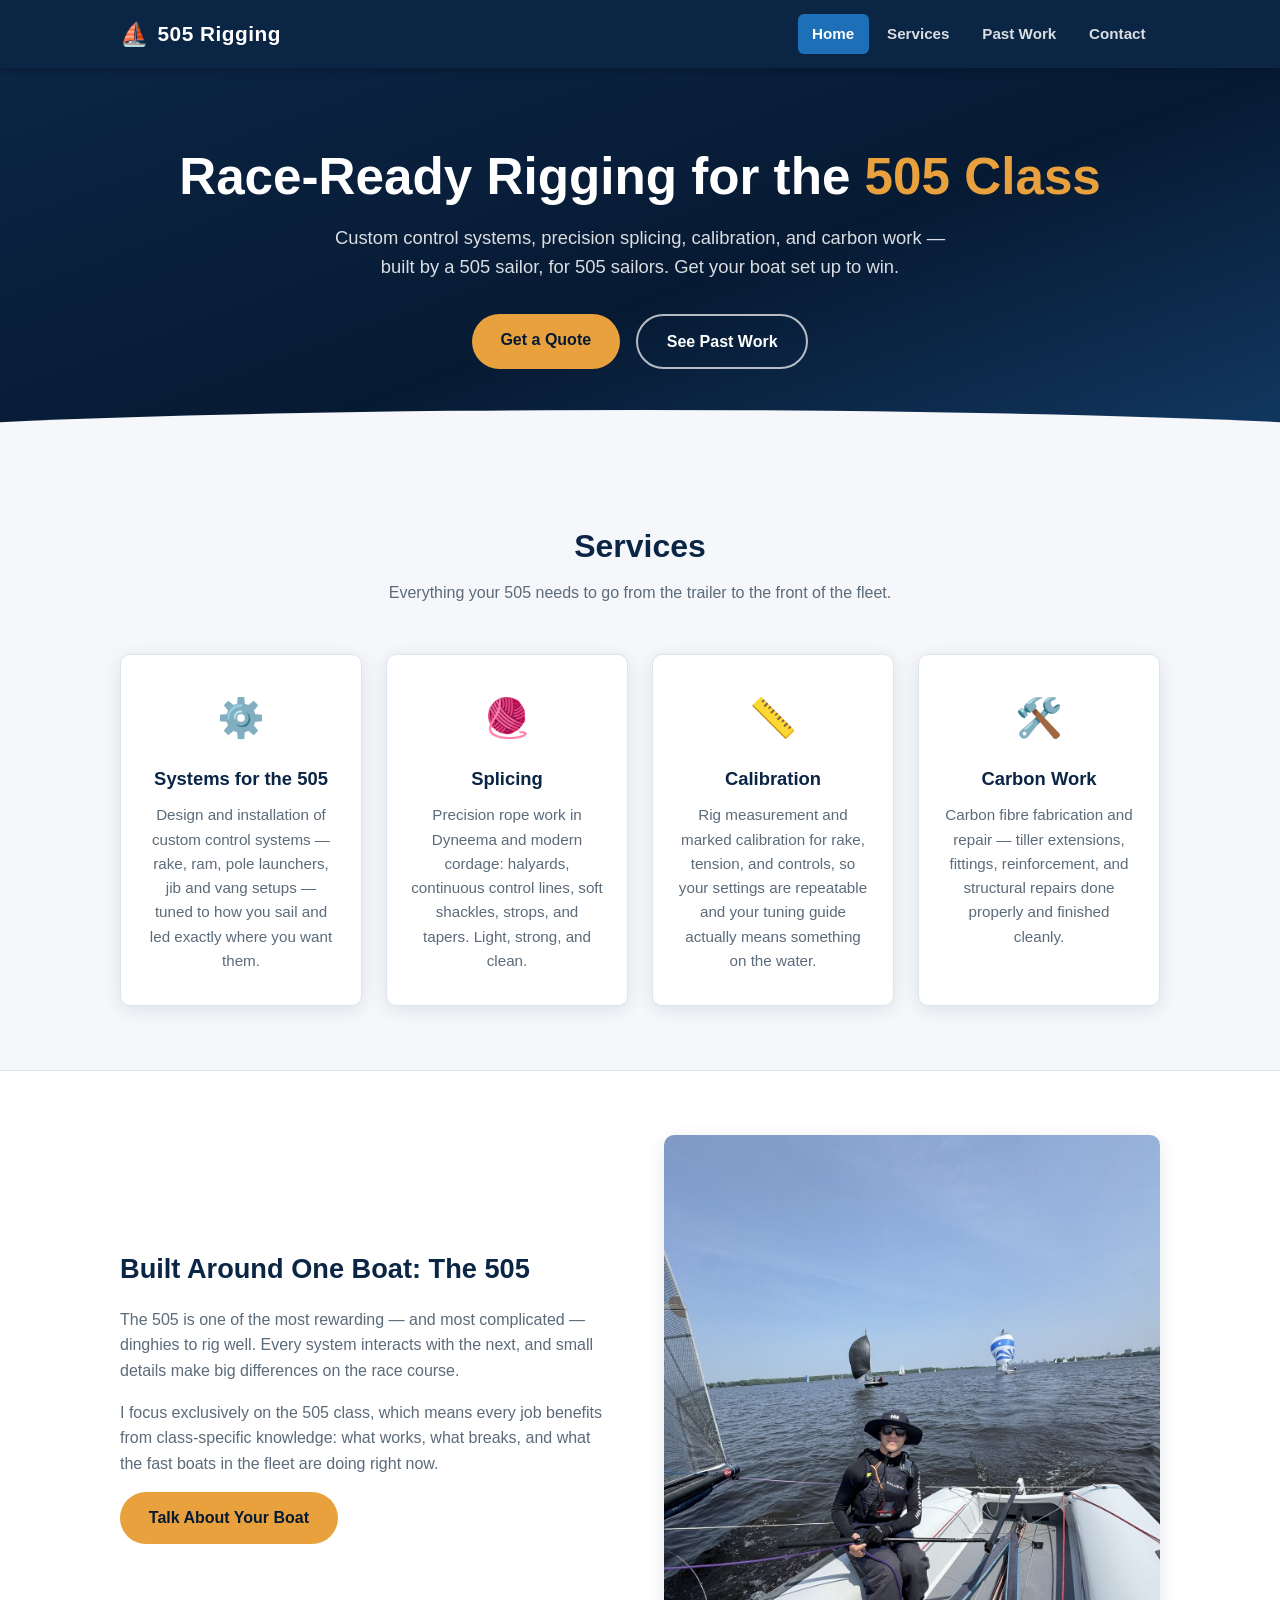
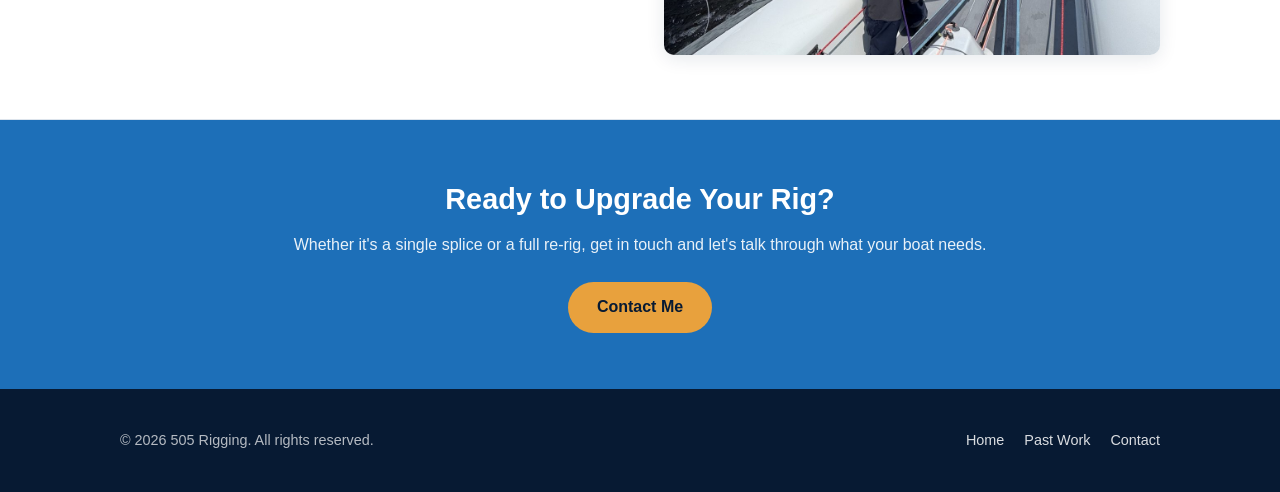
<file: index.html>
<!DOCTYPE html>
<html lang="en">
<head>
  <meta charset="UTF-8">
  <meta name="viewport" content="width=device-width, initial-scale=1.0">
  <title>505 Rigging — Specialist Rigging for the 505 Class</title>
  <meta name="description" content="Specialist 505 dinghy rigging services: custom systems, splicing, calibration, and carbon work.">
  <link rel="stylesheet" href="css/style.css">
</head>
<body>

  <header class="site-header">
    <div class="container">
      <a class="brand" href="./"><span class="brand-mark">&#9973;</span> 505 Rigging</a>
      <nav class="site-nav">
        <a href="./" class="active">Home</a>
        <a href="./#services">Services</a>
        <a href="past-work.html">Past Work</a>
        <a href="contact.html">Contact</a>
      </nav>
    </div>
  </header>

  <!-- Hero -->
  <section class="hero">
    <div class="container">
      <h1>Race-Ready Rigging for the <span class="accent">505 Class</span></h1>
      <p>Custom control systems, precision splicing, calibration, and carbon work — built by a 505 sailor, for 505 sailors. Get your boat set up to win.</p>
      <div class="btn-row">
        <a href="contact.html" class="btn btn-primary">Get a Quote</a>
        <a href="past-work.html" class="btn btn-outline">See Past Work</a>
      </div>
    </div>
  </section>

  <!-- Services -->
  <section class="section" id="services">
    <div class="container">
      <h2 class="section-title">Services</h2>
      <p class="section-subtitle">Everything your 505 needs to go from the trailer to the front of the fleet.</p>
      <div class="services-grid">

        <div class="service-card">
          <div class="icon">&#9881;&#65039;</div>
          <h3>Systems for the 505</h3>
          <p>Design and installation of custom control systems — rake, ram, pole launchers, jib and vang setups — tuned to how you sail and led exactly where you want them.</p>
        </div>

        <div class="service-card">
          <div class="icon">&#129526;</div>
          <h3>Splicing</h3>
          <p>Precision rope work in Dyneema and modern cordage: halyards, continuous control lines, soft shackles, strops, and tapers. Light, strong, and clean.</p>
        </div>

        <div class="service-card">
          <div class="icon">&#128207;</div>
          <h3>Calibration</h3>
          <p>Rig measurement and marked calibration for rake, tension, and controls, so your settings are repeatable and your tuning guide actually means something on the water.</p>
        </div>

        <div class="service-card">
          <div class="icon">&#128736;&#65039;</div>
          <h3>Carbon Work</h3>
          <p>Carbon fibre fabrication and repair — tiller extensions, fittings, reinforcement, and structural repairs done properly and finished cleanly.</p>
        </div>

      </div>
    </div>
  </section>

  <!-- About strip -->
  <section class="section about-strip">
    <div class="container">
      <div>
        <h2>Built Around One Boat: The 505</h2>
        <p>The 505 is one of the most rewarding — and most complicated — dinghies to rig well. Every system interacts with the next, and small details make big differences on the race course.</p>
        <p>I focus exclusively on the 505 class, which means every job benefits from class-specific knowledge: what works, what breaks, and what the fast boats in the fleet are doing right now.</p>
        <a href="contact.html" class="btn btn-primary">Talk About Your Boat</a>
      </div>
      <img class="about-photo" src="images/sailing-505.jpg" alt="Sailing a fully rigged 505 dinghy on the water">
    </div>
  </section>

  <!-- CTA -->
  <section class="cta-band">
    <div class="container">
      <h2>Ready to Upgrade Your Rig?</h2>
      <p>Whether it's a single splice or a full re-rig, get in touch and let's talk through what your boat needs.</p>
      <a href="contact.html" class="btn btn-primary">Contact Me</a>
    </div>
  </section>

  <footer class="site-footer">
    <div class="container">
      <span>&copy; 2026 505 Rigging. All rights reserved.</span>
      <nav class="footer-nav">
        <a href="./">Home</a>
        <a href="past-work.html">Past Work</a>
        <a href="contact.html">Contact</a>
      </nav>
    </div>
  </footer>

</body>
</html>
</file>
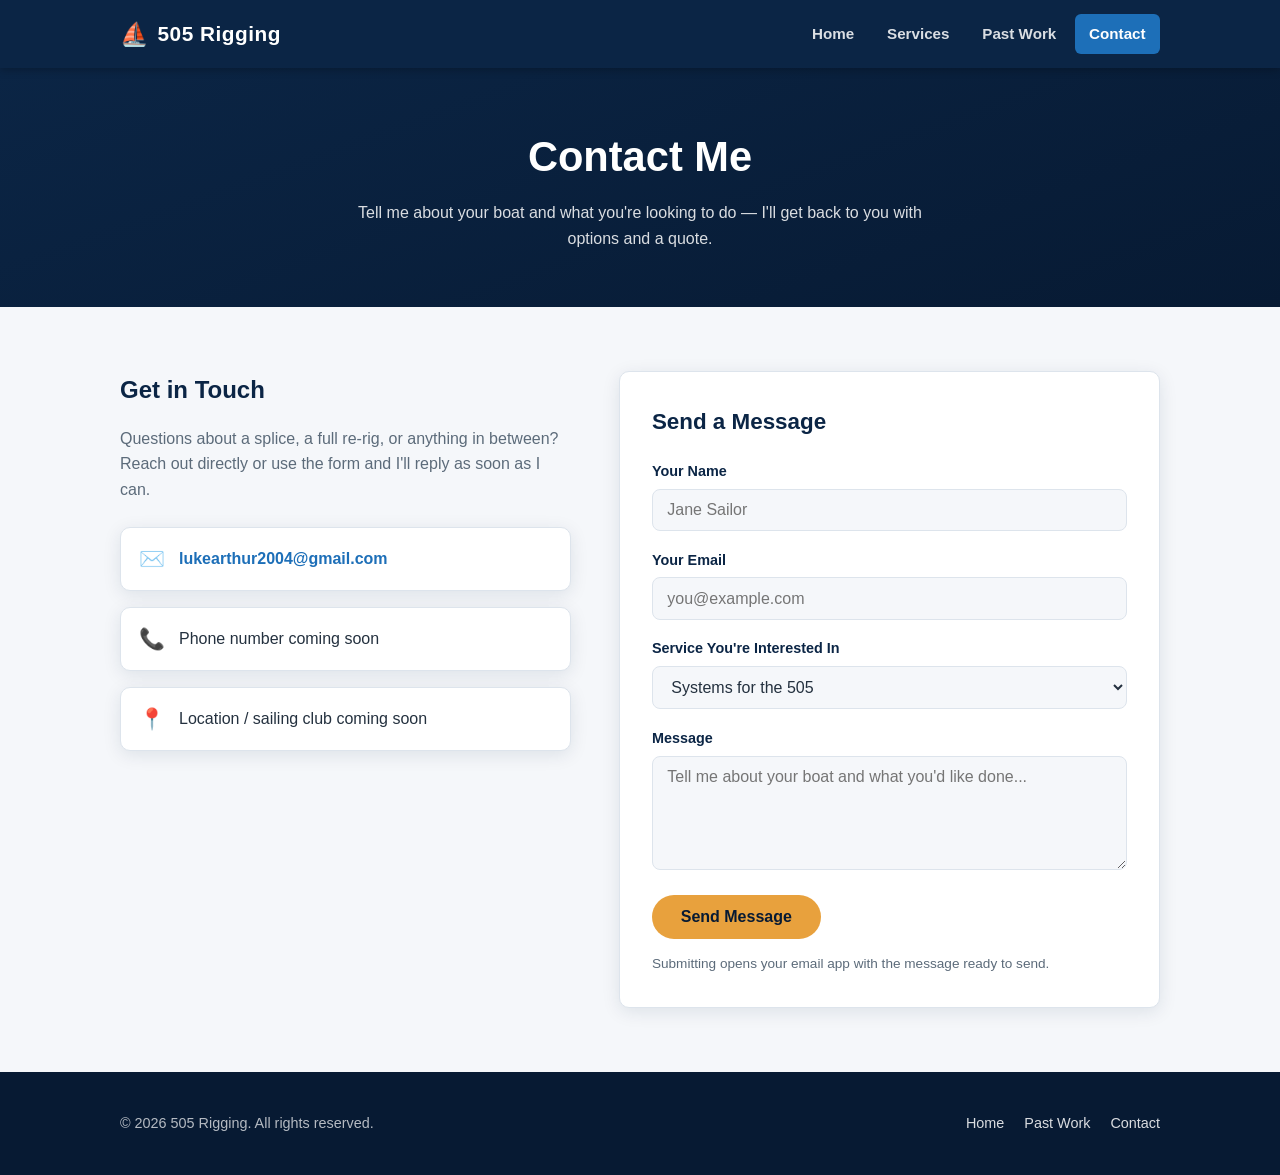
<file: contact.html>
<!DOCTYPE html>
<html lang="en">
<head>
  <meta charset="UTF-8">
  <meta name="viewport" content="width=device-width, initial-scale=1.0">
  <title>Contact — 505 Rigging</title>
  <meta name="description" content="Get in touch about 505 rigging: custom systems, splicing, calibration, and carbon work.">
  <link rel="stylesheet" href="css/style.css">
</head>
<body>

  <header class="site-header">
    <div class="container">
      <a class="brand" href="./"><span class="brand-mark">&#9973;</span> 505 Rigging</a>
      <nav class="site-nav">
        <a href="./">Home</a>
        <a href="./#services">Services</a>
        <a href="past-work.html">Past Work</a>
        <a href="contact.html" class="active">Contact</a>
      </nav>
    </div>
  </header>

  <section class="page-hero">
    <div class="container">
      <h1>Contact Me</h1>
      <p>Tell me about your boat and what you're looking to do — I'll get back to you with options and a quote.</p>
    </div>
  </section>

  <section class="section">
    <div class="container contact-layout">

      <div class="contact-info">
        <h2>Get in Touch</h2>
        <p>Questions about a splice, a full re-rig, or anything in between? Reach out directly or use the form and I'll reply as soon as I can.</p>
        <ul class="contact-list">
          <li>
            <span class="icon">&#9993;&#65039;</span>
            <a href="mailto:lukearthur2004@gmail.com">lukearthur2004@gmail.com</a>
          </li>
          <li>
            <span class="icon">&#128222;</span>
            <span>Phone number coming soon</span>
          </li>
          <li>
            <span class="icon">&#128205;</span>
            <span>Location / sailing club coming soon</span>
          </li>
        </ul>
      </div>

      <!--
        This form opens the visitor's email app with their message pre-filled
        (no server needed). For a hosted form that emails you directly, a free
        service like Formspree can be swapped in by changing the action URL.
      -->
      <form class="contact-form" action="mailto:lukearthur2004@gmail.com" method="get" enctype="text/plain">
        <h2>Send a Message</h2>

        <div class="form-group">
          <label for="name">Your Name</label>
          <input type="text" id="name" name="name" placeholder="Jane Sailor" required>
        </div>

        <div class="form-group">
          <label for="email">Your Email</label>
          <input type="email" id="email" name="email" placeholder="you@example.com" required>
        </div>

        <div class="form-group">
          <label for="service">Service You're Interested In</label>
          <select id="service" name="service">
            <option value="Systems for the 505">Systems for the 505</option>
            <option value="Splicing">Splicing</option>
            <option value="Calibration">Calibration</option>
            <option value="Carbon work">Carbon work</option>
            <option value="Something else">Something else</option>
          </select>
        </div>

        <div class="form-group">
          <label for="body">Message</label>
          <textarea id="body" name="body" rows="5" placeholder="Tell me about your boat and what you'd like done..." required></textarea>
        </div>

        <button type="submit" class="btn btn-primary">Send Message</button>
        <p class="form-note">Submitting opens your email app with the message ready to send.</p>
      </form>

    </div>
  </section>

  <footer class="site-footer">
    <div class="container">
      <span>&copy; 2026 505 Rigging. All rights reserved.</span>
      <nav class="footer-nav">
        <a href="./">Home</a>
        <a href="past-work.html">Past Work</a>
        <a href="contact.html">Contact</a>
      </nav>
    </div>
  </footer>

</body>
</html>
</file>
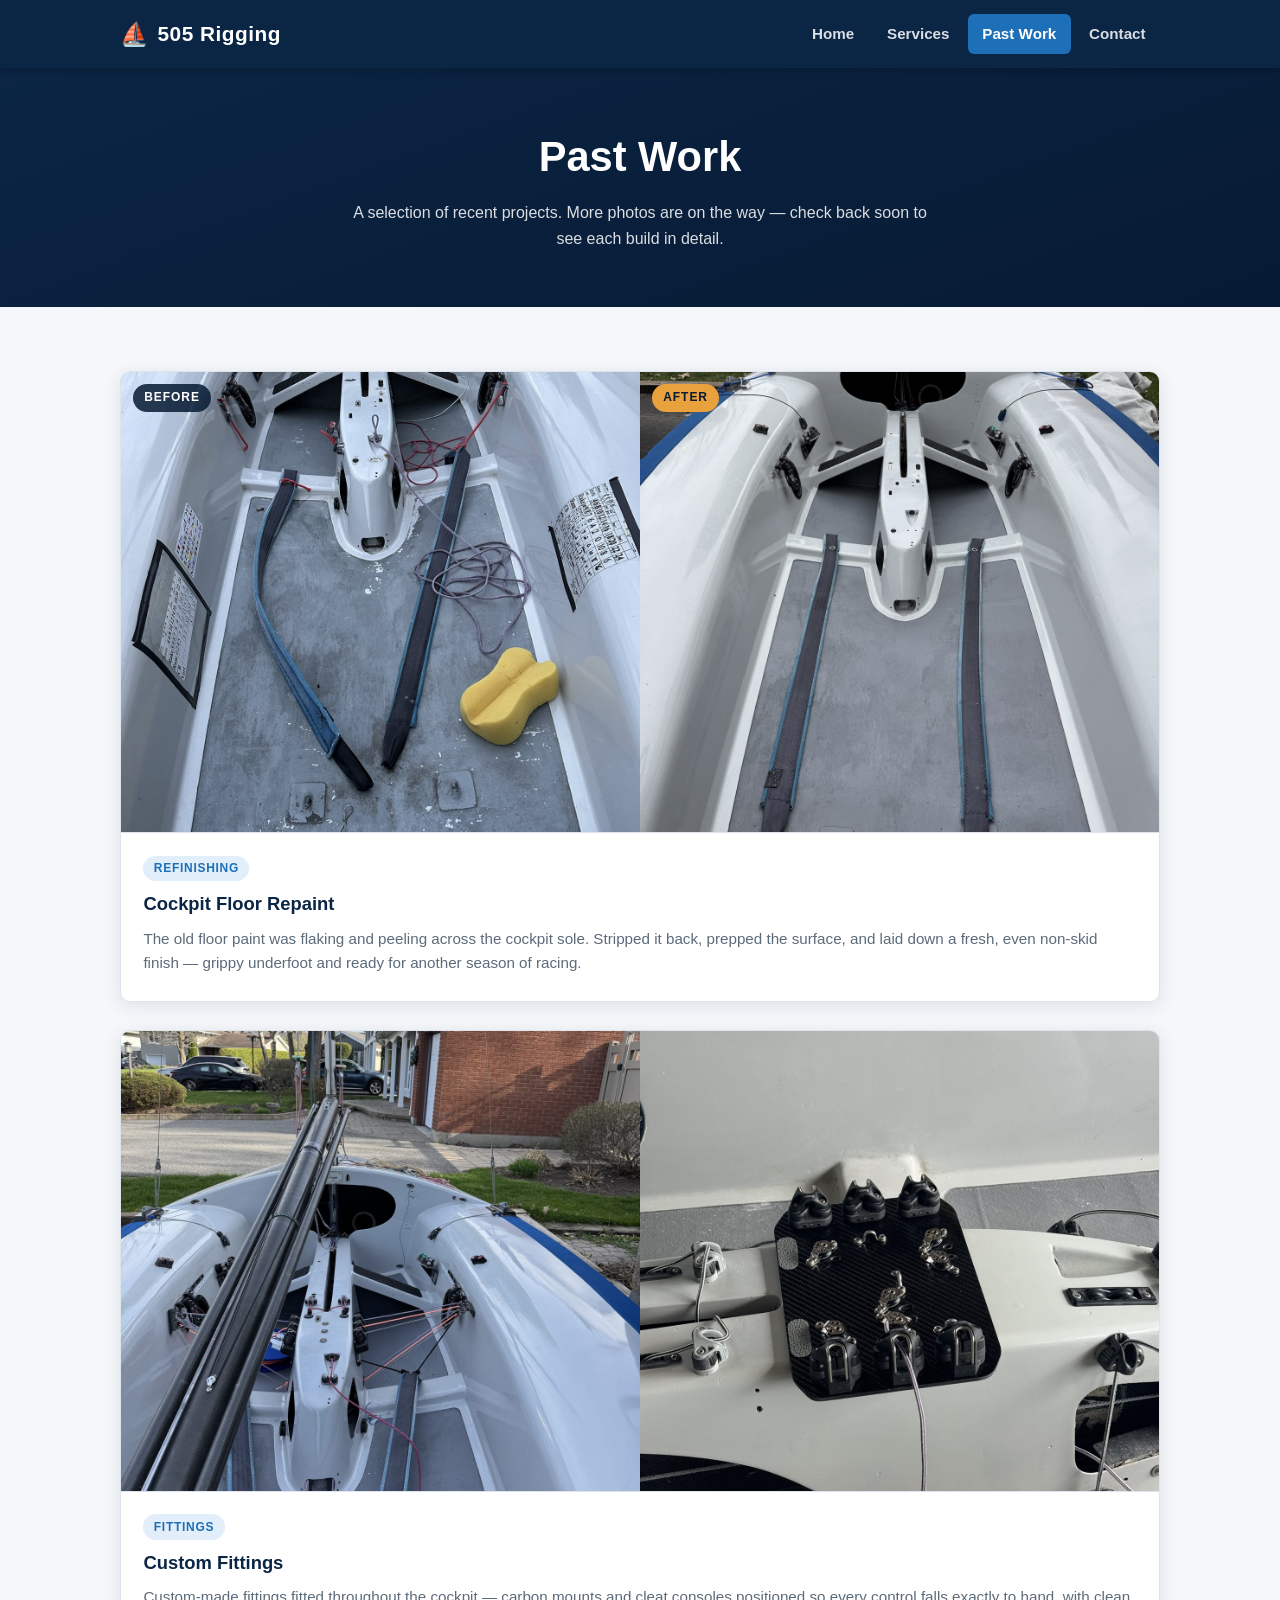
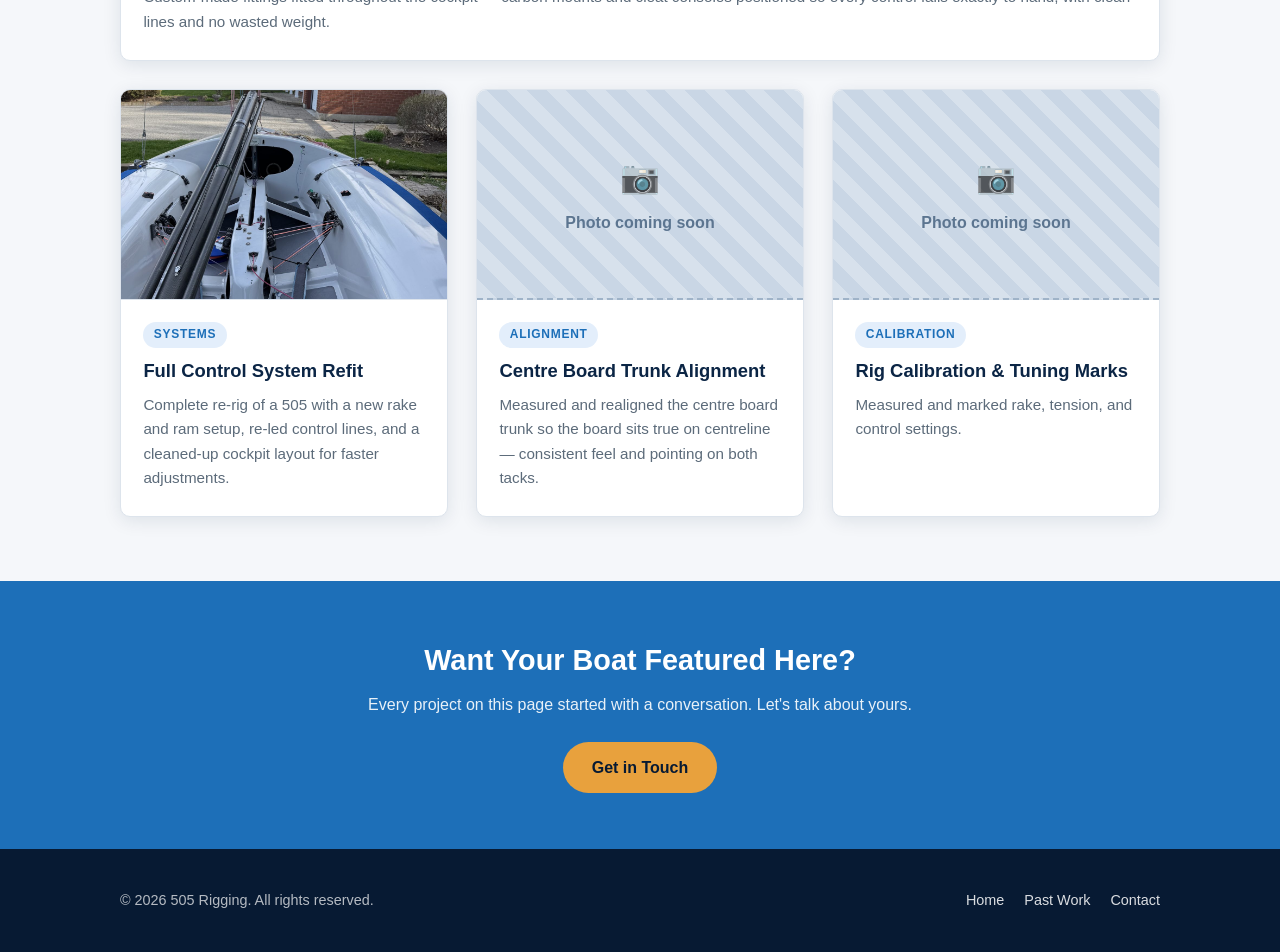
<file: past-work.html>
<!DOCTYPE html>
<html lang="en">
<head>
  <meta charset="UTF-8">
  <meta name="viewport" content="width=device-width, initial-scale=1.0">
  <title>Past Work — 505 Rigging</title>
  <meta name="description" content="A showcase of past 505 rigging projects: custom systems, splicing, calibration, and carbon work.">
  <link rel="stylesheet" href="css/style.css">
</head>
<body>

  <header class="site-header">
    <div class="container">
      <a class="brand" href="./"><span class="brand-mark">&#9973;</span> 505 Rigging</a>
      <nav class="site-nav">
        <a href="./">Home</a>
        <a href="./#services">Services</a>
        <a href="past-work.html" class="active">Past Work</a>
        <a href="contact.html">Contact</a>
      </nav>
    </div>
  </header>

  <section class="page-hero">
    <div class="container">
      <h1>Past Work</h1>
      <p>A selection of recent projects. More photos are on the way — check back soon to see each build in detail.</p>
    </div>
  </section>

  <section class="section">
    <div class="container">
      <div class="projects-grid">

        <!--
          To add a new project, copy one of the <article> blocks below.
          When you have photos, replace the <div class="placeholder">...</div>
          with: <img src="images/your-photo.jpg" alt="Describe the photo">
        -->

        <article class="project-card project-card--featured">
          <div class="ba-pair">
            <div class="ba-item ba-item--before">
              <span class="ba-label">Before</span>
              <img src="images/floor-repaint-before.jpg" alt="505 cockpit floor with old paint flaking and peeling before repainting">
            </div>
            <div class="ba-item ba-item--after">
              <span class="ba-label">After</span>
              <img src="images/floor-repaint-after.jpg" alt="505 cockpit floor with a fresh, even non-skid finish after repainting">
            </div>
          </div>
          <div class="project-body">
            <span class="tag">Refinishing</span>
            <h3>Cockpit Floor Repaint</h3>
            <p>The old floor paint was flaking and peeling across the cockpit sole. Stripped it back, prepped the surface, and laid down a fresh, even non-skid finish — grippy underfoot and ready for another season of racing.</p>
          </div>
        </article>

        <article class="project-card project-card--featured">
          <div class="ba-pair">
            <div class="ba-item">
              <img src="images/custom-fittings-1.jpg" alt="505 cockpit with custom fittings and control lines led across the boat">
            </div>
            <div class="ba-item">
              <img src="images/custom-fittings-2.jpg" alt="Close-up of custom carbon fittings and cleat console in a 505 cockpit">
            </div>
          </div>
          <div class="project-body">
            <span class="tag">Fittings</span>
            <h3>Custom Fittings</h3>
            <p>Custom-made fittings fitted throughout the cockpit — carbon mounts and cleat consoles positioned so every control falls exactly to hand, with clean lines and no wasted weight.</p>
          </div>
        </article>

        <article class="project-card">
          <img src="images/custom-fittings-1.jpg" alt="Re-rigged 505 cockpit with new control lines led across the boat">
          <div class="project-body">
            <span class="tag">Systems</span>
            <h3>Full Control System Refit</h3>
            <p>Complete re-rig of a 505 with a new rake and ram setup, re-led control lines, and a cleaned-up cockpit layout for faster adjustments.</p>
          </div>
        </article>

        <article class="project-card">
          <div class="placeholder">
            <span class="ph-icon">&#128247;</span>
            Photo coming soon
          </div>
          <div class="project-body">
            <span class="tag">Alignment</span>
            <h3>Centre Board Trunk Alignment</h3>
            <p>Measured and realigned the centre board trunk so the board sits true on centreline — consistent feel and pointing on both tacks.</p>
          </div>
        </article>

        <article class="project-card">
          <div class="placeholder">
            <span class="ph-icon">&#128247;</span>
            Photo coming soon
          </div>
          <div class="project-body">
            <span class="tag">Calibration</span>
            <h3>Rig Calibration &amp; Tuning Marks</h3>
            <p>Measured and marked rake, tension, and control settings.</p>
          </div>
        </article>

      </div>
    </div>
  </section>

  <section class="cta-band">
    <div class="container">
      <h2>Want Your Boat Featured Here?</h2>
      <p>Every project on this page started with a conversation. Let's talk about yours.</p>
      <a href="contact.html" class="btn btn-primary">Get in Touch</a>
    </div>
  </section>

  <footer class="site-footer">
    <div class="container">
      <span>&copy; 2026 505 Rigging. All rights reserved.</span>
      <nav class="footer-nav">
        <a href="./">Home</a>
        <a href="past-work.html">Past Work</a>
        <a href="contact.html">Contact</a>
      </nav>
    </div>
  </footer>

</body>
</html>
</file>
<file: css/style.css>
/* ==========================================================
   505 Rigging — site styles
   ========================================================== */

:root {
  --navy: #0b2545;
  --navy-dark: #071a33;
  --blue: #1d6fb8;
  --blue-light: #4ea3e0;
  --sail: #f5f7fa;
  --white: #ffffff;
  --text: #24313f;
  --text-muted: #5c6b7a;
  --accent: #e8a13d;
  --border: #dde4ec;
  --radius: 10px;
  --shadow: 0 4px 18px rgba(11, 37, 69, 0.10);
  --max-width: 1080px;
}

* {
  margin: 0;
  padding: 0;
  box-sizing: border-box;
}

html {
  scroll-behavior: smooth;
}

body {
  font-family: "Segoe UI", "Helvetica Neue", Arial, sans-serif;
  color: var(--text);
  background: var(--sail);
  line-height: 1.6;
}

img {
  max-width: 100%;
  display: block;
}

.container {
  max-width: var(--max-width);
  margin: 0 auto;
  padding: 0 1.25rem;
}

/* ---------- Header / Nav ---------- */

.site-header {
  background: var(--navy);
  position: sticky;
  top: 0;
  z-index: 100;
  box-shadow: 0 2px 8px rgba(0, 0, 0, 0.25);
}

.site-header .container {
  display: flex;
  align-items: center;
  justify-content: space-between;
  height: 68px;
}

.brand {
  color: var(--white);
  text-decoration: none;
  font-size: 1.3rem;
  font-weight: 700;
  letter-spacing: 0.5px;
  display: flex;
  align-items: center;
  gap: 0.5rem;
}

.brand .brand-mark {
  color: var(--accent);
  font-size: 1.1em;
}

.site-nav {
  display: flex;
  gap: 0.25rem;
}

.site-nav a {
  color: rgba(255, 255, 255, 0.85);
  text-decoration: none;
  font-weight: 600;
  font-size: 0.95rem;
  padding: 0.5rem 0.9rem;
  border-radius: 6px;
  transition: background 0.15s ease, color 0.15s ease;
}

.site-nav a:hover {
  background: rgba(255, 255, 255, 0.12);
  color: var(--white);
}

.site-nav a.active {
  background: var(--blue);
  color: var(--white);
}

/* ---------- Hero ---------- */

.hero {
  background: linear-gradient(160deg, var(--navy) 0%, var(--navy-dark) 55%, #123a63 100%);
  color: var(--white);
  padding: 5rem 0 5.5rem;
  text-align: center;
  position: relative;
  overflow: hidden;
}

.hero::after {
  /* simple wave accent along the bottom */
  content: "";
  position: absolute;
  left: 0;
  right: 0;
  bottom: -1px;
  height: 48px;
  background: var(--sail);
  clip-path: ellipse(75% 100% at 50% 100%);
}

.hero h1 {
  font-size: clamp(2rem, 5vw, 3.2rem);
  line-height: 1.15;
  margin-bottom: 1rem;
}

.hero h1 .accent {
  color: var(--accent);
}

.hero p {
  max-width: 620px;
  margin: 0 auto 2rem;
  font-size: 1.15rem;
  color: rgba(255, 255, 255, 0.85);
}

.hero .btn-row {
  display: flex;
  gap: 1rem;
  justify-content: center;
  flex-wrap: wrap;
}

/* ---------- Buttons ---------- */

.btn {
  display: inline-block;
  padding: 0.8rem 1.8rem;
  border-radius: 999px;
  font-weight: 700;
  font-size: 1rem;
  text-decoration: none;
  transition: transform 0.15s ease, box-shadow 0.15s ease, background 0.15s ease;
  cursor: pointer;
  border: none;
}

.btn-primary {
  background: var(--accent);
  color: var(--navy-dark);
}

.btn-primary:hover {
  transform: translateY(-2px);
  box-shadow: 0 6px 16px rgba(232, 161, 61, 0.4);
}

.btn-outline {
  border: 2px solid rgba(255, 255, 255, 0.7);
  color: var(--white);
  background: transparent;
}

.btn-outline:hover {
  background: rgba(255, 255, 255, 0.12);
}

/* ---------- Sections ---------- */

.section {
  padding: 4rem 0;
}

.section-title {
  text-align: center;
  font-size: 2rem;
  color: var(--navy);
  margin-bottom: 0.5rem;
}

.section-subtitle {
  text-align: center;
  color: var(--text-muted);
  max-width: 640px;
  margin: 0 auto 3rem;
}

/* ---------- Service cards ---------- */

.services-grid {
  display: grid;
  grid-template-columns: repeat(auto-fit, minmax(240px, 1fr));
  gap: 1.5rem;
}

.service-card {
  background: var(--white);
  border: 1px solid var(--border);
  border-radius: var(--radius);
  padding: 2rem 1.5rem;
  text-align: center;
  box-shadow: var(--shadow);
  transition: transform 0.15s ease, box-shadow 0.15s ease;
}

.service-card:hover {
  transform: translateY(-4px);
  box-shadow: 0 10px 26px rgba(11, 37, 69, 0.16);
}

.service-card .icon {
  font-size: 2.4rem;
  margin-bottom: 1rem;
}

.service-card h3 {
  color: var(--navy);
  margin-bottom: 0.6rem;
  font-size: 1.15rem;
}

.service-card p {
  color: var(--text-muted);
  font-size: 0.95rem;
}

/* ---------- Image placeholders ---------- */

.placeholder {
  background: repeating-linear-gradient(
    45deg,
    #d7e1ec,
    #d7e1ec 14px,
    #c9d6e5 14px,
    #c9d6e5 28px
  );
  border: 2px dashed #9fb3c8;
  border-radius: var(--radius);
  display: flex;
  flex-direction: column;
  align-items: center;
  justify-content: center;
  color: #5c7590;
  font-weight: 600;
  text-align: center;
  padding: 1rem;
  min-height: 200px;
}

.placeholder .ph-icon {
  font-size: 2rem;
  margin-bottom: 0.4rem;
  opacity: 0.7;
}

.placeholder small {
  font-weight: 400;
  font-size: 0.8rem;
  opacity: 0.8;
}

/* ---------- About strip ---------- */

.about-strip {
  background: var(--white);
  border-top: 1px solid var(--border);
  border-bottom: 1px solid var(--border);
}

.about-strip .container {
  display: grid;
  grid-template-columns: 1fr 1fr;
  gap: 3rem;
  align-items: center;
}

.about-strip h2 {
  color: var(--navy);
  font-size: 1.7rem;
  margin-bottom: 1rem;
}

.about-strip p {
  color: var(--text-muted);
  margin-bottom: 1rem;
}

.about-photo {
  width: 100%;
  max-height: 520px;
  object-fit: cover;
  object-position: center 35%;
  border-radius: var(--radius);
  box-shadow: var(--shadow);
}

/* ---------- Past work / project cards ---------- */

.projects-grid {
  display: grid;
  grid-template-columns: repeat(auto-fill, minmax(300px, 1fr));
  gap: 1.75rem;
}

.project-card {
  background: var(--white);
  border: 1px solid var(--border);
  border-radius: var(--radius);
  overflow: hidden;
  box-shadow: var(--shadow);
  display: flex;
  flex-direction: column;
  transition: transform 0.15s ease, box-shadow 0.15s ease;
}

.project-card:hover {
  transform: translateY(-4px);
  box-shadow: 0 10px 26px rgba(11, 37, 69, 0.16);
}

.project-card .placeholder {
  border-radius: 0;
  border: none;
  border-bottom: 2px dashed #9fb3c8;
  min-height: 210px;
}

.project-card > img {
  width: 100%;
  height: 210px;
  object-fit: cover;
  border-bottom: 1px solid var(--border);
}

.project-card .project-body {
  padding: 1.4rem 1.4rem 1.6rem;
  display: flex;
  flex-direction: column;
  gap: 0.5rem;
  flex: 1;
}

.project-card h3 {
  color: var(--navy);
  font-size: 1.15rem;
}

.project-card .tag {
  align-self: flex-start;
  background: #e3eefb;
  color: var(--blue);
  font-size: 0.75rem;
  font-weight: 700;
  text-transform: uppercase;
  letter-spacing: 0.06em;
  padding: 0.2rem 0.65rem;
  border-radius: 999px;
}

.project-card p {
  color: var(--text-muted);
  font-size: 0.95rem;
}

/* Featured project: spans the full grid width */

.project-card--featured {
  grid-column: 1 / -1;
}

/* Before / after photo pair */

.ba-pair {
  display: grid;
  grid-template-columns: 1fr 1fr;
  border-bottom: 1px solid var(--border);
}

.ba-item {
  position: relative;
}

.ba-item img {
  width: 100%;
  height: 100%;
  max-height: 460px;
  object-fit: cover;
}

.ba-item .ba-label {
  position: absolute;
  top: 0.75rem;
  left: 0.75rem;
  background: rgba(7, 26, 51, 0.85);
  color: var(--white);
  font-size: 0.75rem;
  font-weight: 700;
  text-transform: uppercase;
  letter-spacing: 0.08em;
  padding: 0.25rem 0.7rem;
  border-radius: 999px;
}

.ba-item--after .ba-label {
  background: var(--accent);
  color: var(--navy-dark);
}

@media (max-width: 560px) {
  .ba-pair {
    grid-template-columns: 1fr;
  }
}

/* ---------- Page hero (interior pages) ---------- */

.page-hero {
  background: linear-gradient(160deg, var(--navy) 0%, var(--navy-dark) 100%);
  color: var(--white);
  text-align: center;
  padding: 3.5rem 0;
}

.page-hero h1 {
  font-size: clamp(1.8rem, 4vw, 2.6rem);
  margin-bottom: 0.6rem;
}

.page-hero p {
  color: rgba(255, 255, 255, 0.85);
  max-width: 600px;
  margin: 0 auto;
}

/* ---------- Contact ---------- */

.contact-layout {
  display: grid;
  grid-template-columns: 1fr 1.2fr;
  gap: 3rem;
  align-items: start;
}

.contact-info h2 {
  color: var(--navy);
  font-size: 1.5rem;
  margin-bottom: 1rem;
}

.contact-info p {
  color: var(--text-muted);
  margin-bottom: 1.5rem;
}

.contact-list {
  list-style: none;
  display: flex;
  flex-direction: column;
  gap: 1rem;
}

.contact-list li {
  display: flex;
  align-items: center;
  gap: 0.9rem;
  background: var(--white);
  border: 1px solid var(--border);
  border-radius: var(--radius);
  padding: 0.9rem 1.1rem;
  box-shadow: var(--shadow);
}

.contact-list .icon {
  font-size: 1.3rem;
}

.contact-list a {
  color: var(--blue);
  text-decoration: none;
  font-weight: 600;
}

.contact-list a:hover {
  text-decoration: underline;
}

.contact-form {
  background: var(--white);
  border: 1px solid var(--border);
  border-radius: var(--radius);
  padding: 2rem;
  box-shadow: var(--shadow);
}

.contact-form h2 {
  color: var(--navy);
  font-size: 1.4rem;
  margin-bottom: 1.25rem;
}

.form-group {
  margin-bottom: 1.1rem;
}

.form-group label {
  display: block;
  font-weight: 600;
  font-size: 0.9rem;
  color: var(--navy);
  margin-bottom: 0.35rem;
}

.form-group input,
.form-group select,
.form-group textarea {
  width: 100%;
  padding: 0.7rem 0.9rem;
  border: 1px solid var(--border);
  border-radius: 8px;
  font-size: 1rem;
  font-family: inherit;
  color: var(--text);
  background: var(--sail);
}

.form-group input:focus,
.form-group select:focus,
.form-group textarea:focus {
  outline: 2px solid var(--blue-light);
  outline-offset: 1px;
  background: var(--white);
}

.form-note {
  font-size: 0.85rem;
  color: var(--text-muted);
  margin-top: 0.9rem;
}

/* ---------- CTA band ---------- */

.cta-band {
  background: var(--blue);
  color: var(--white);
  text-align: center;
  padding: 3.5rem 0;
}

.cta-band h2 {
  font-size: 1.8rem;
  margin-bottom: 0.6rem;
}

.cta-band p {
  color: rgba(255, 255, 255, 0.9);
  margin-bottom: 1.5rem;
}

/* ---------- Footer ---------- */

.site-footer {
  background: var(--navy-dark);
  color: rgba(255, 255, 255, 0.7);
  padding: 2.5rem 0;
  font-size: 0.9rem;
}

.site-footer .container {
  display: flex;
  justify-content: space-between;
  align-items: center;
  flex-wrap: wrap;
  gap: 1rem;
}

.site-footer a {
  color: rgba(255, 255, 255, 0.85);
  text-decoration: none;
}

.site-footer a:hover {
  color: var(--white);
  text-decoration: underline;
}

.footer-nav {
  display: flex;
  gap: 1.25rem;
}

/* ---------- Responsive ---------- */

@media (max-width: 760px) {
  .site-header .container {
    flex-direction: column;
    height: auto;
    padding-top: 0.75rem;
    padding-bottom: 0.75rem;
    gap: 0.5rem;
  }

  .about-strip .container,
  .contact-layout {
    grid-template-columns: 1fr;
  }

  .hero {
    padding: 3.5rem 0 4.5rem;
  }
}
</file>
